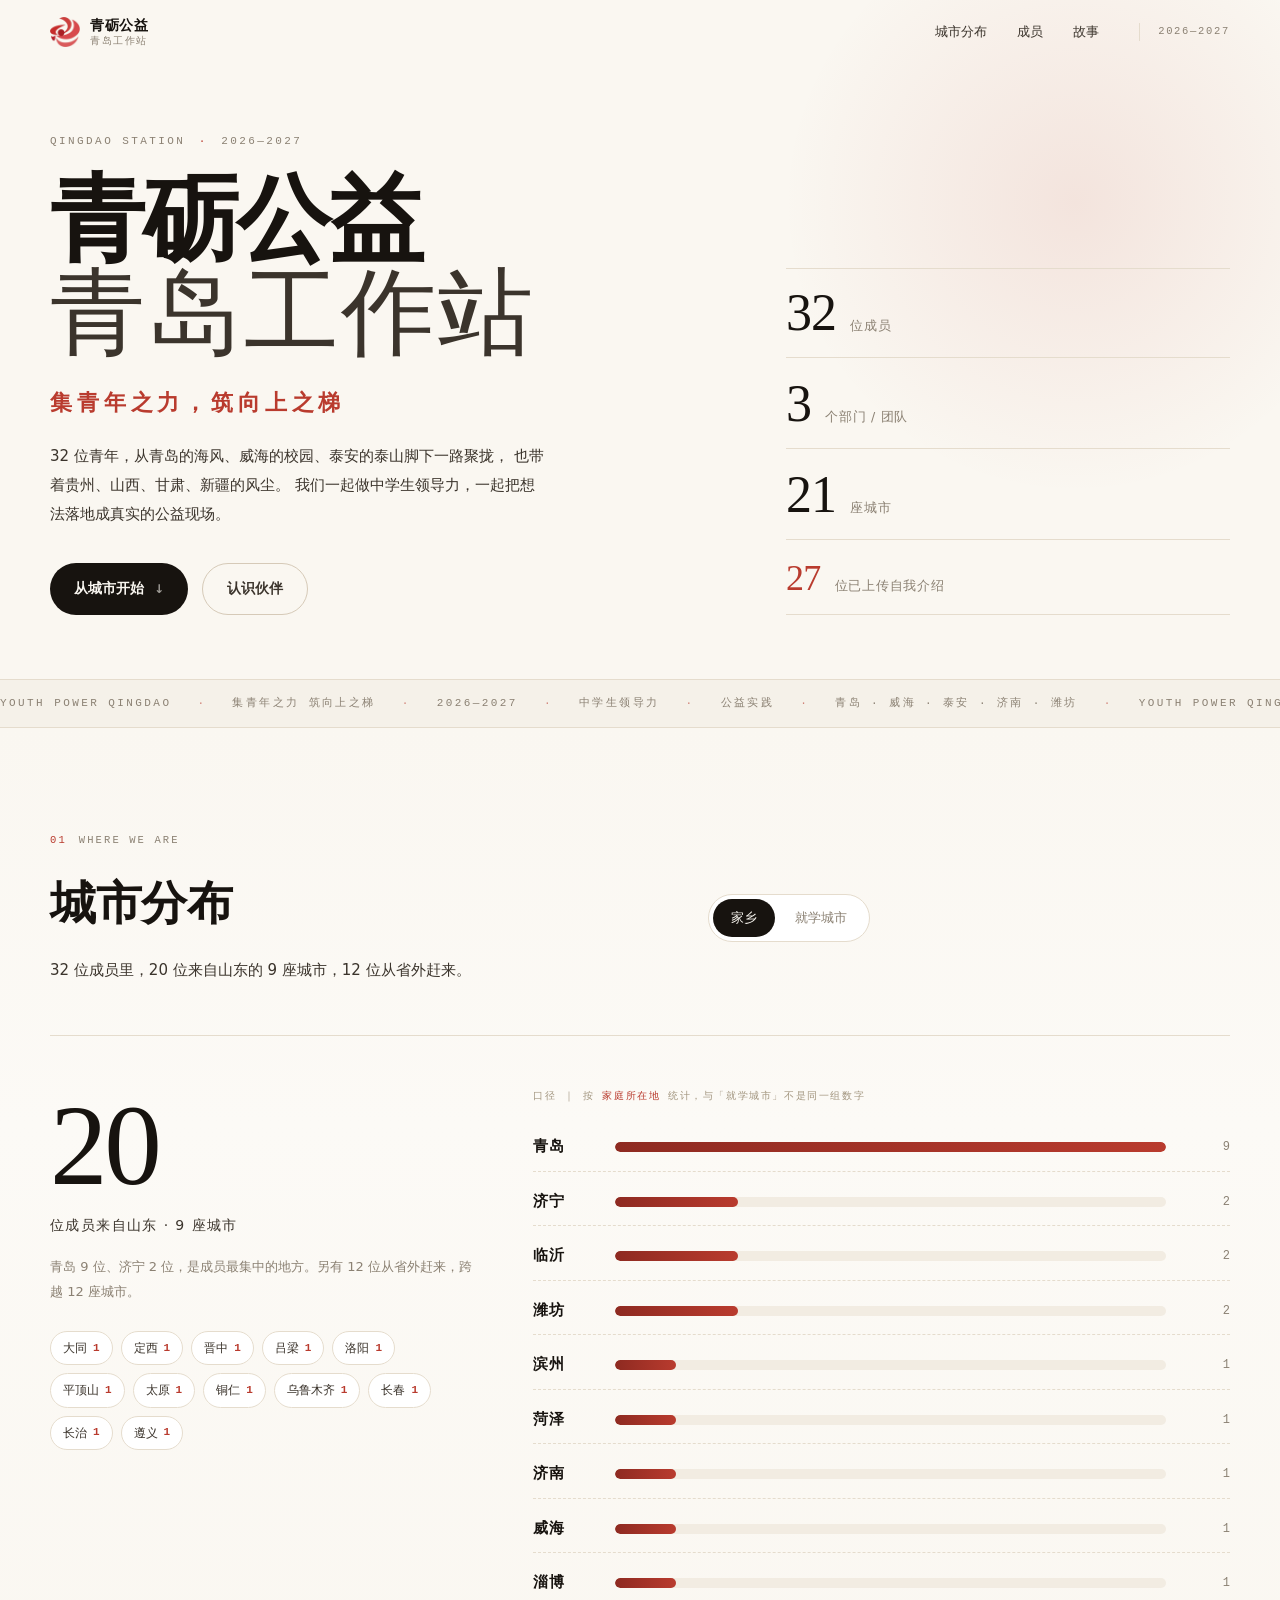
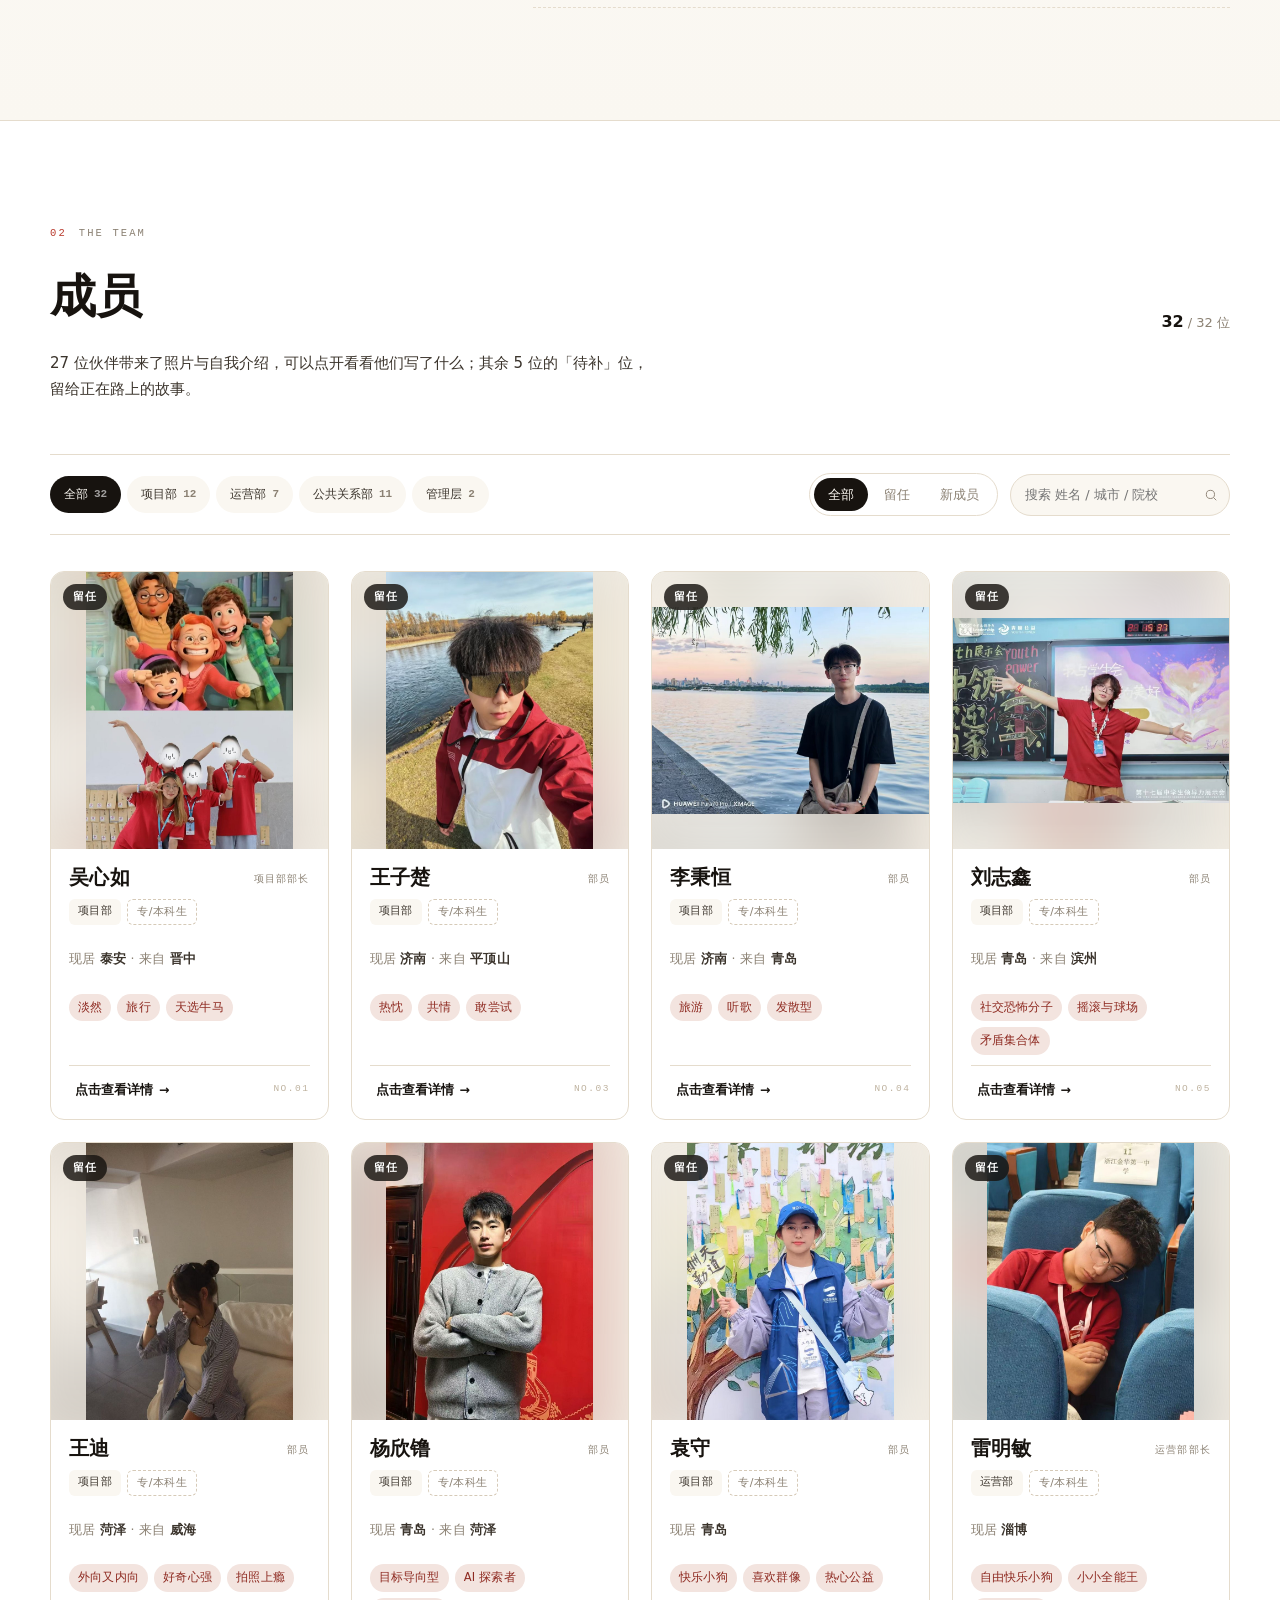
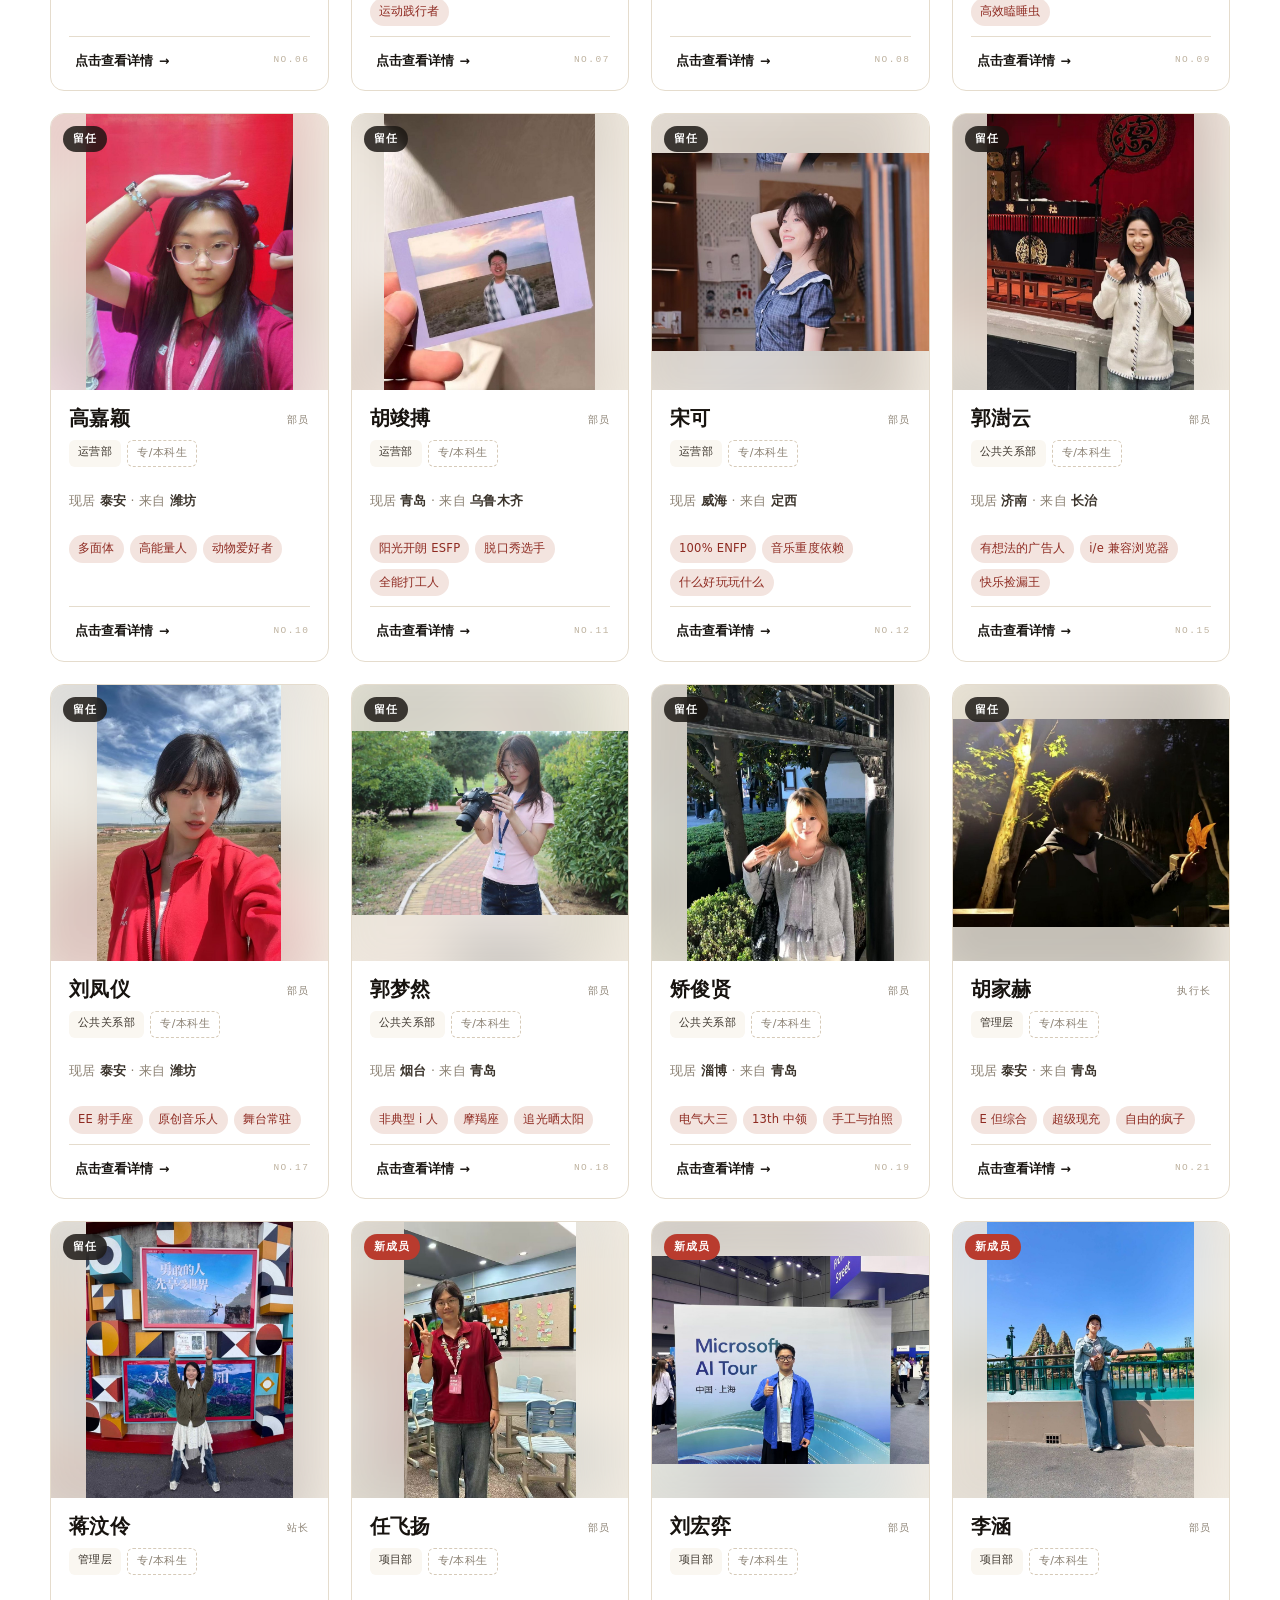
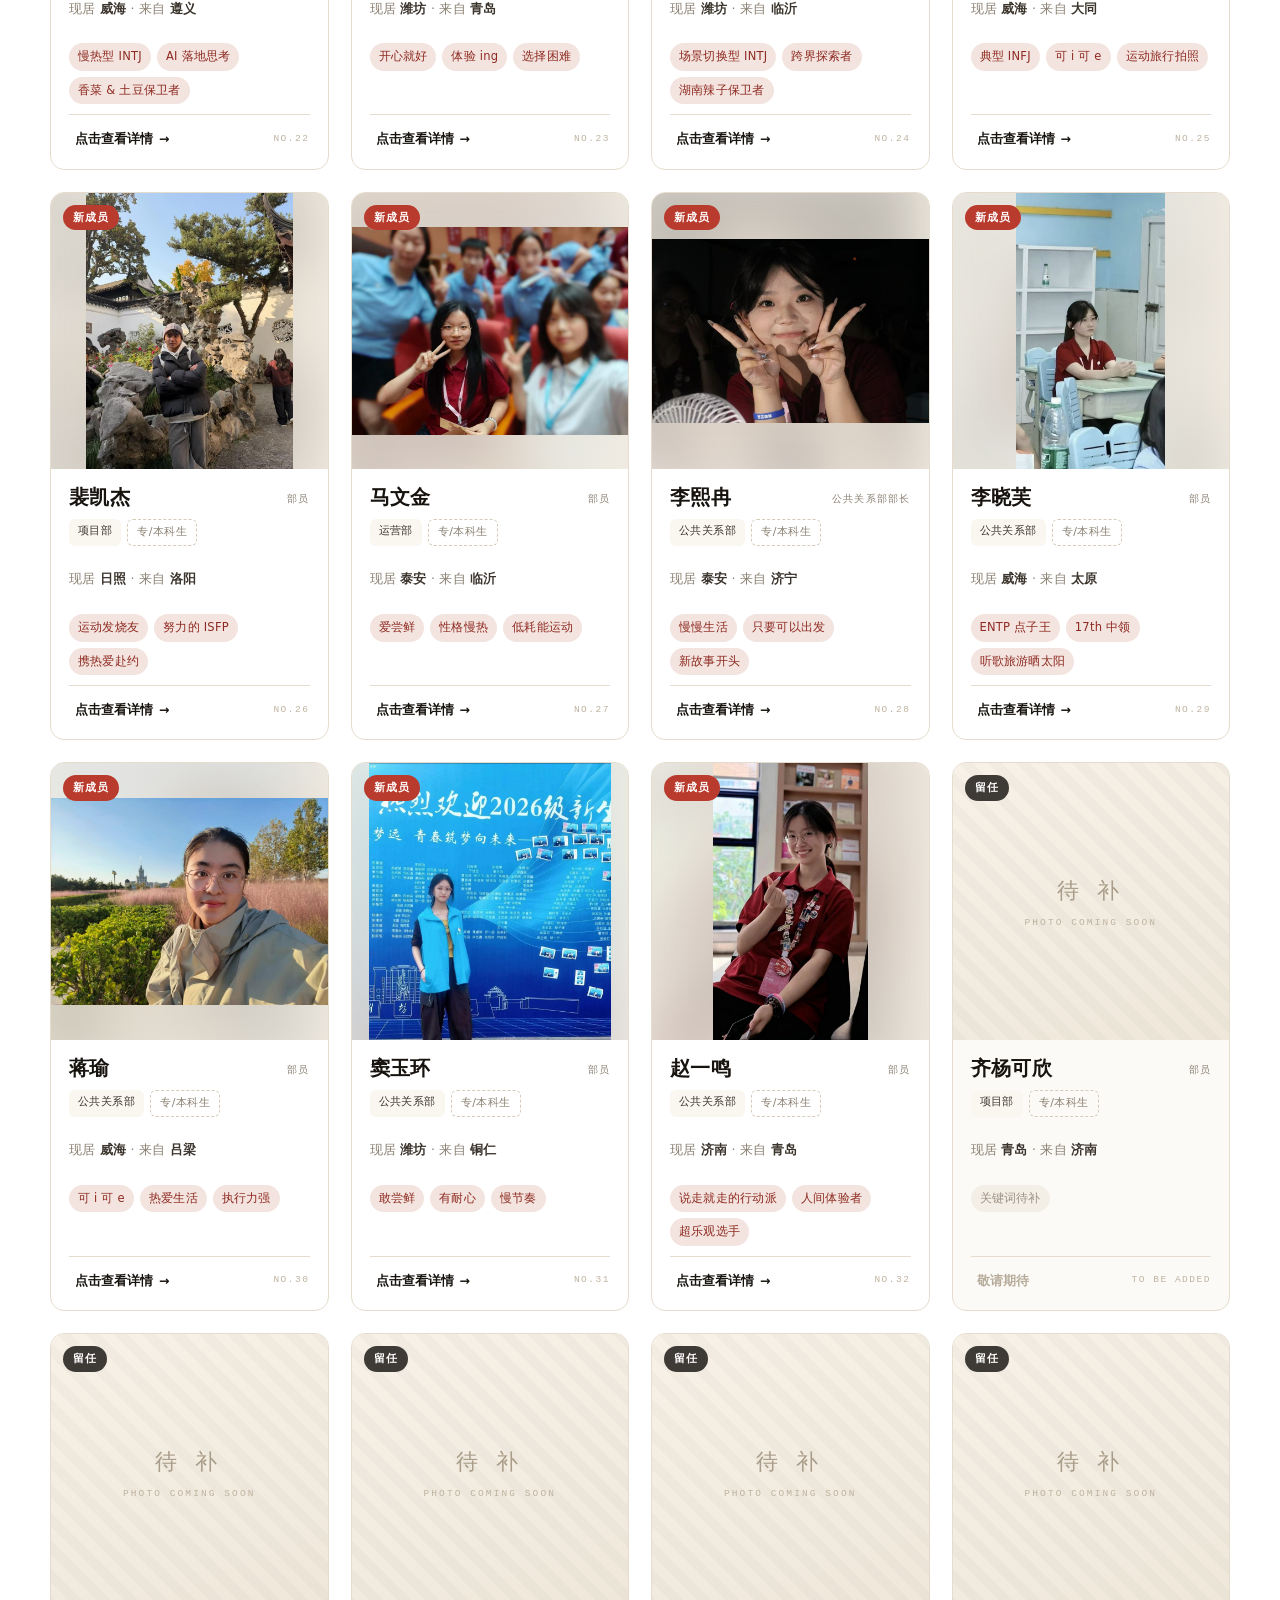
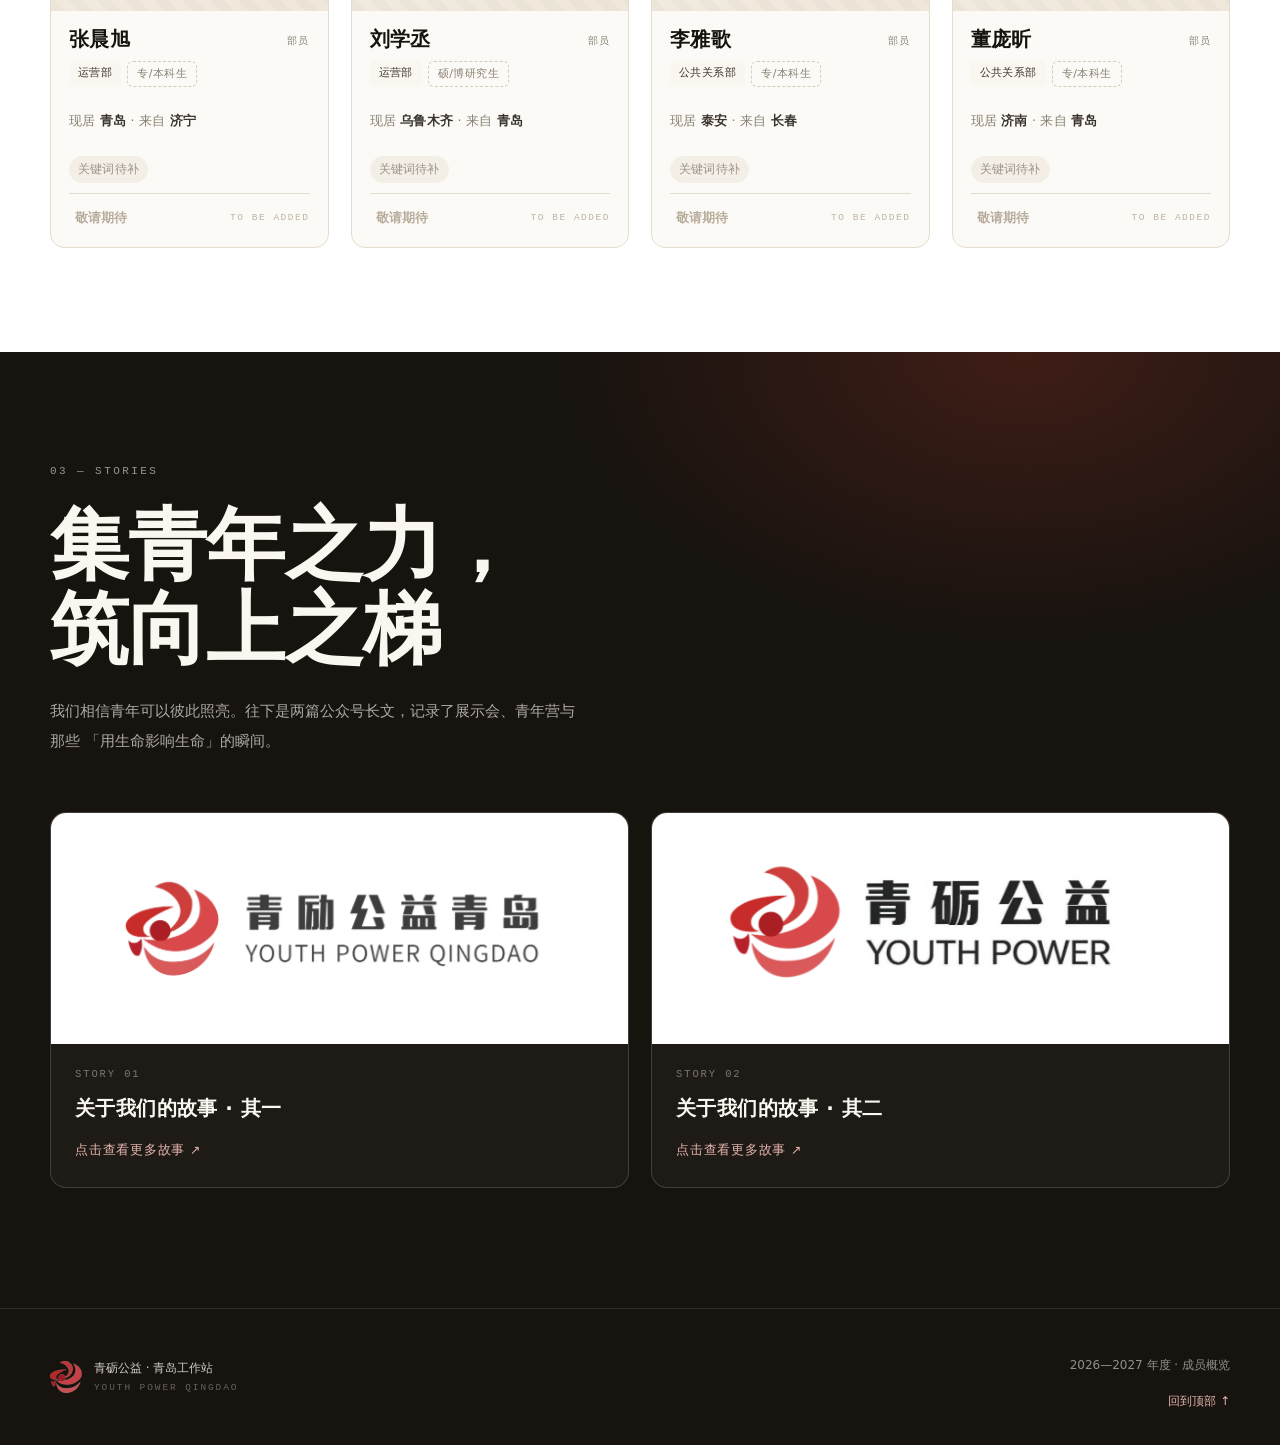
<file: index.html>
<!DOCTYPE html>
<html lang="zh-CN">
<head>
<meta charset="UTF-8" />
<meta name="viewport" content="width=device-width, initial-scale=1.0" />
<title>2026—2027 青砺公益 · 青岛工作站概览</title>
<meta name="description" content="2026—2027 青砺公益青岛工作站成员概览：集青年之力，筑向上之梯。" />
<link rel="icon" type="image/png" sizes="32x32" href="assets/brand/favicon-32.png" />
<link rel="icon" type="image/png" sizes="192x192" href="assets/brand/icon-192.png" />
<link rel="apple-touch-icon" sizes="180x180" href="assets/brand/apple-touch-icon.png" />
<link rel="stylesheet" href="styles.css" />
</head>
<body>

<header class="nav" id="nav">
  <div class="nav-inner">
    <a class="brand" href="#top">
      <img src="assets/brand/logo-mark.png" alt="" />
      <span>青砺公益<em>青岛工作站</em></span>
    </a>
    <nav class="nav-links">
      <a href="#cities">城市分布</a>
      <a href="#members">成员</a>
      <a href="#stories">故事</a>
    </nav>
    <div class="nav-meta">2026—2027</div>
  </div>
</header>

<main id="top">

  <!-- ===================== HERO ===================== -->
  <section class="hero">
    <div class="hero-bg" aria-hidden="true">
      <span class="glow"></span>
      <span class="grid-lines"></span>
    </div>

    <div class="wrap hero-grid">
      <div class="hero-copy reveal">
        <p class="kicker">QINGDAO STATION <span class="dot">·</span> 2026—2027</p>
        <h1>青砺公益<br /><span class="thin">青岛工作站</span></h1>
        <p class="lede">集青年之力，筑向上之梯</p>
        <p class="desc">
          <span id="heroTotal">35</span> 位青年，从青岛的海风、威海的校园、泰安的泰山脚下一路聚拢，
          也带着贵州、山西、甘肃、新疆的风尘。
          我们一起做中学生领导力，一起把想法落地成真实的公益现场。
        </p>
        <div class="hero-cta">
          <a class="btn solid" href="#cities">从城市开始 <span>↓</span></a>
          <a class="btn line" href="#members">认识伙伴</a>
        </div>
      </div>

      <aside class="hero-side reveal" aria-label="关键数字">
        <div class="stat">
          <b class="num" data-count="35">0</b>
          <span class="stat-label">位成员</span>
        </div>
        <div class="stat">
          <b class="num" data-count="5">0</b>
          <span class="stat-label">个部门 / 团队</span>
        </div>
        <div class="stat">
          <b class="num" data-count="18">0</b>
          <span class="stat-label">座城市</span>
        </div>
        <div class="stat small">
          <b class="num" data-count="17">0</b>
          <span class="stat-label">位已上传自我介绍</span>
        </div>
      </aside>
    </div>

    <div class="marquee" aria-hidden="true">
      <div class="marquee-track">
        <span>YOUTH POWER QINGDAO</span><i>·</i><span>集青年之力 筑向上之梯</span><i>·</i><span>2026—2027</span><i>·</i>
        <span>中学生领导力</span><i>·</i><span>公益实践</span><i>·</i><span>青岛 · 威海 · 泰安 · 济南 · 潍坊</span><i>·</i>
        <span>YOUTH POWER QINGDAO</span><i>·</i><span>集青年之力 筑向上之梯</span><i>·</i><span>2026—2027</span><i>·</i>
        <span>中学生领导力</span><i>·</i><span>公益实践</span><i>·</i><span>青岛 · 威海 · 泰安 · 济南 · 潍坊</span><i>·</i>
      </div>
    </div>
  </section>

  <!-- ===================== CITIES ===================== -->
  <section class="section cities" id="cities">
    <div class="wrap">
      <header class="sec-head reveal">
        <div class="sec-index"><span>01</span> WHERE WE ARE</div>
        <div class="sec-title-row">
          <h2>城市分布</h2>
          <div class="seg" role="tablist" aria-label="切换统计口径">
            <button class="seg-btn is-on" data-mode="home" role="tab" aria-selected="true">家乡</button>
            <button class="seg-btn" data-mode="univ" role="tab" aria-selected="false">就学城市</button>
          </div>
        </div>
        <p class="sec-sub" id="citySub">
          35 位成员里，17 位来自山东的 7 座城市，11 位从省外赶来，7 位还在填写中。
        </p>
      </header>

      <div class="city-board">
        <div class="city-side reveal">
          <p class="city-big"><b class="num" id="cityMain">0</b></p>
          <p class="city-big-label" id="cityMainLabel">位成员来自山东</p>
          <p class="city-note" id="cityNote"></p>
          <div class="chips outside" id="outsideChips"></div>

          <div class="schools" id="schoolList" hidden>
            <p class="schools-head"><span>院校分布</span><em id="schoolCount"></em></p>
            <ul class="school-rows" id="schoolRows"></ul>
          </div>
        </div>

        <div class="city-visual reveal">
          <p class="metric-note" id="metricNote"></p>
          <div class="bars" id="cityBars"><!-- js --></div>

          <div class="map-wrap" id="cityMap" hidden>
            <div class="map-canvas" id="mapCanvas"></div>
            <div class="map-panel" id="mapPanel"></div>
          </div>
        </div>
      </div>
    </div>
  </section>

  <!-- ===================== MEMBERS ===================== -->
  <section class="section members" id="members">
    <div class="wrap">
      <header class="sec-head reveal">
        <div class="sec-index"><span>02</span> THE TEAM</div>
        <div class="sec-title-row">
          <h2>成员</h2>
          <p class="result-line"><b id="shown">35</b> / <span id="totalCount">35</span> 位</p>
        </div>
        <p class="sec-sub">
          17 位伙伴带来了照片与自我介绍，可以点开看看他们写了什么；其余的「待补」位，留给正在路上的故事。
        </p>
      </header>

      <div class="filters reveal">
        <div class="chips dept-chips" id="deptFilter"></div>
        <div class="filters-right">
          <div class="seg small" id="typeFilter">
            <button class="seg-btn is-on" data-type="all">全部</button>
            <button class="seg-btn" data-type="留任">留任</button>
            <button class="seg-btn" data-type="新成员">新成员</button>
          </div>
          <label class="search">
            <input id="search" type="search" placeholder="搜索 姓名 / 城市 / 院校" />
            <svg viewBox="0 0 24 24" aria-hidden="true"><circle cx="11" cy="11" r="7"></circle><path d="M16.5 16.5 21 21"></path></svg>
          </label>
        </div>
      </div>

      <div class="grid" id="grid"><!-- js --></div>

      <p class="empty" id="empty" hidden>没有找到匹配的伙伴，换个关键词试试。</p>
    </div>
  </section>

  <!-- ===================== STORIES ===================== -->
  <section class="stories" id="stories">
    <div class="wrap">
      <p class="kicker light reveal">03 — STORIES</p>
      <h2 class="big-line reveal">集青年之力，<br />筑向上之梯</h2>
      <p class="story-sub reveal">
        我们相信青年可以彼此照亮。往下是两篇公众号长文，记录了展示会、青年营与那些
        「用生命影响生命」的瞬间。
      </p>

      <div class="story-cards">
        <a class="story-card reveal" target="_blank" rel="noopener"
           href="https://mp.weixin.qq.com/s/TfdzJIWHSEJF2Qt05-8ong">
          <div class="story-media">
            <img src="assets/brand/logo-qingdao.png" alt="青砺公益青岛" />
          </div>
          <div class="story-body">
            <span class="mono">STORY 01</span>
            <h3>关于我们的故事 · 其一</h3>
            <span class="more">点击查看更多故事 ↗</span>
          </div>
        </a>

        <a class="story-card reveal" target="_blank" rel="noopener"
           href="https://mp.weixin.qq.com/s/_dF7DsYC6Lr5Fm3u5vO1wA">
          <div class="story-media">
            <img src="assets/brand/logo-youth.png" alt="青砺公益" />
          </div>
          <div class="story-body">
            <span class="mono">STORY 02</span>
            <h3>关于我们的故事 · 其二</h3>
            <span class="more">点击查看更多故事 ↗</span>
          </div>
        </a>
      </div>
    </div>
  </section>

</main>

<footer class="foot">
  <div class="wrap foot-inner">
    <div class="foot-left">
      <img src="assets/brand/logo-mark.png" alt="" />
      <p>青砺公益 · 青岛工作站<br /><span>YOUTH POWER QINGDAO</span></p>
    </div>
    <div class="foot-right">
      <p>2026—2027 年度 · 成员概览</p>
      <a href="#top">回到顶部 ↑</a>
    </div>
  </div>
</footer>

<!-- ===================== MODAL ===================== -->
<div class="modal" id="modal" hidden>
  <div class="modal-backdrop" data-close></div>
  <div class="modal-card" role="dialog" aria-modal="true" aria-labelledby="modalName">
    <button class="modal-close" id="modalClose" aria-label="关闭">✕</button>
    <div class="modal-photo" id="modalPhoto"></div>
    <div class="modal-body">
      <div class="modal-tags" id="modalTags"></div>
      <h3 id="modalName">—</h3>
      <p class="modal-meta" id="modalMeta"></p>
      <div class="modal-keywords" id="modalKeywords"></div>
      <div class="modal-intro" id="modalIntro"></div>
    </div>
  </div>
</div>

<script src="map-data.js"></script>
<script src="data.js"></script>
<script src="app.js"></script>
</body>
</html>
</file>
<file: styles.css>
/* ============================================================
   青砺公益 · 青岛工作站 2026—2027
   ============================================================ */
:root{
  --ink:#17130F;
  --ink-2:#3B342C;
  --muted:#8B8173;
  --paper:#FAF7F1;
  --paper-2:#F2ECE2;
  --white:#fff;
  --line:#E5DCCD;
  --line-2:#D6CAB8;
  --red:#B93B2E;
  --red-2:#8E2A21;
  --red-soft:#F3E4DF;
  --sans:"PingFang SC","Microsoft YaHei","Hiragino Sans GB",system-ui,-apple-system,"Segoe UI",sans-serif;
  --serif:"Songti SC","Noto Serif SC","Source Han Serif SC",Georgia,serif;
  --mono:ui-monospace,SFMono-Regular,Menlo,Consolas,"Courier New",monospace;
  --wrap:1180px;
  --ease:cubic-bezier(.22,.61,.36,1);
}

*{box-sizing:border-box}
html{scroll-behavior:smooth}
section[id],main[id]{scroll-margin-top:76px}
body{
  margin:0;background:var(--paper);color:var(--ink);
  font-family:var(--sans);font-size:15px;line-height:1.7;
  -webkit-font-smoothing:antialiased;text-rendering:optimizeLegibility;
}
img{max-width:100%;display:block}
a{color:inherit;text-decoration:none}
button{font:inherit;color:inherit;background:none;border:0;cursor:pointer}
::selection{background:var(--red);color:#fff}

.wrap{width:min(var(--wrap),calc(100% - 48px));margin:0 auto}

/* ---------- 基础文字 ---------- */
.kicker{
  font-family:var(--mono);font-size:11px;letter-spacing:.22em;
  text-transform:uppercase;color:var(--muted);margin:0 0 22px;
}
.kicker.light{color:rgba(255,255,255,.55)}
.kicker .dot{color:var(--red);margin:0 .4em}
.mono{font-family:var(--mono);font-size:10.5px;letter-spacing:.18em;color:var(--muted)}

/* ---------- 导航 ---------- */
.nav{
  position:fixed;inset:0 0 auto 0;z-index:60;
  border-bottom:1px solid transparent;
  transition:background .35s var(--ease),border-color .35s,backdrop-filter .35s;
}
.nav.is-stuck{
  background:rgba(250,247,241,.86);
  backdrop-filter:saturate(1.2) blur(14px);
  border-bottom-color:var(--line);
}
.nav-inner{
  width:min(var(--wrap),calc(100% - 48px));margin:0 auto;
  height:64px;display:flex;align-items:center;gap:28px;
}
.brand{display:flex;align-items:center;gap:10px}
.brand img{width:30px;height:30px;object-fit:contain}
.brand span{font-size:14px;font-weight:700;letter-spacing:.04em;line-height:1.1}
.brand em{
  display:block;font-style:normal;font-size:10px;font-weight:400;
  letter-spacing:.16em;color:var(--muted);margin-top:2px;
}
.nav-links{margin-left:auto;display:flex;gap:6px}
.nav-links a{
  padding:7px 12px;border-radius:999px;font-size:13px;color:var(--ink-2);
  transition:background .25s,color .25s;
}
.nav-links a:hover{background:var(--paper-2);color:var(--red)}
.nav-meta{
  font-family:var(--mono);font-size:10.5px;letter-spacing:.16em;color:var(--muted);
  padding-left:18px;border-left:1px solid var(--line);
}

/* ---------- HERO ---------- */
.hero{position:relative;padding:132px 0 0;overflow:hidden}
.hero-bg{position:absolute;inset:0;pointer-events:none}
.hero-bg .glow{
  position:absolute;right:-10%;top:-18%;width:52vw;height:52vw;border-radius:50%;
  background:radial-gradient(circle at 50% 50%,rgba(185,59,46,.10),rgba(185,59,46,0) 62%);
}
.hero-bg .grid-lines{display:none}
.hero-grid{
  position:relative;display:grid;grid-template-columns:minmax(0,1.55fr) minmax(0,1fr);
  gap:48px;align-items:end;padding-bottom:64px;
}
.hero h1{
  margin:0;font-size:clamp(46px,7.4vw,104px);line-height:.98;font-weight:800;
  letter-spacing:-.02em;
}
.hero h1 .thin{
  font-weight:300;letter-spacing:.02em;color:var(--ink-2);
}
.lede{
  margin:26px 0 0;font-size:clamp(17px,2vw,22px);letter-spacing:.22em;
  color:var(--red);font-weight:600;
}
.desc{max-width:52ch;margin:20px 0 0;color:var(--ink-2);font-size:15px;line-height:1.95}
.hero-cta{display:flex;gap:14px;margin-top:34px;flex-wrap:wrap}
.btn{
  display:inline-flex;align-items:center;gap:10px;padding:13px 24px;border-radius:999px;
  font-size:14px;font-weight:600;transition:transform .3s var(--ease),background .3s,color .3s,border-color .3s;
}
.btn span{font-size:12px;opacity:.6}
.btn.solid{background:var(--ink);color:var(--paper)}
.btn.solid:hover{background:var(--red);transform:translateY(-2px)}
.btn.line{border:1px solid var(--line-2);color:var(--ink-2)}
.btn.line:hover{border-color:var(--ink);transform:translateY(-2px)}

.hero-side{
  display:grid;gap:2px;border-top:1px solid var(--line);
}
.stat{
  display:flex;align-items:baseline;gap:14px;
  padding:18px 0;border-bottom:1px solid var(--line);
}
.stat .num{
  font-family:var(--serif);font-size:52px;line-height:1;font-weight:400;
  letter-spacing:-.02em;font-variant-numeric:tabular-nums;
}

.stat-label{font-size:12.5px;color:var(--muted);letter-spacing:.06em}
.stat.small .num{font-size:36px;color:var(--red)}

/* marquee */
.marquee{
  border-top:1px solid var(--line);border-bottom:1px solid var(--line);
  overflow:hidden;padding:14px 0;background:rgba(242,236,226,.5);
}
.marquee-track{
  display:flex;gap:26px;align-items:center;white-space:nowrap;width:max-content;
  font-family:var(--mono);font-size:11px;letter-spacing:.22em;color:var(--muted);
  animation:slide 46s linear infinite;
}
.marquee-track i{color:var(--red);font-style:normal;opacity:.6}
@keyframes slide{to{transform:translateX(-50%)}}

/* ---------- 区块通用 ---------- */
.section{padding:104px 0}
.sec-head{max-width:820px;margin-bottom:52px}
.sec-index{
  display:flex;align-items:center;gap:12px;font-family:var(--mono);
  font-size:10.5px;letter-spacing:.2em;color:var(--muted);margin-bottom:14px;
}
.sec-index span{color:var(--red)}
.sec-title-row{display:flex;align-items:flex-end;justify-content:space-between;gap:24px;flex-wrap:wrap}
.sec-title-row h2{margin:0;font-size:clamp(30px,4vw,46px);font-weight:800;letter-spacing:-.01em}
.sec-sub{margin:16px 0 0;color:var(--ink-2);max-width:64ch}

/* ---------- 分段控件 ---------- */
.seg{
  display:inline-flex;padding:4px;border:1px solid var(--line);border-radius:999px;
  background:var(--white);gap:2px;
}
.seg-btn{
  padding:8px 18px;border-radius:999px;font-size:13px;color:var(--muted);
  transition:background .28s,color .28s;white-space:nowrap;
}
.seg-btn:hover{color:var(--ink)}
.seg-btn.is-on{background:var(--ink);color:var(--paper)}
.seg.small .seg-btn{padding:6px 14px;font-size:12.5px}

/* ---------- 城市 ---------- */
.cities{background:linear-gradient(to bottom,var(--paper) 0%,#FCFAF6 40%,var(--paper) 100%)}
.city-board{
  display:grid;grid-template-columns:minmax(0,.85fr) minmax(0,1.4fr);gap:60px;
  padding:52px 0 8px;border-top:1px solid var(--line);
}
.city-side{align-self:start;position:sticky;top:96px}
.city-big{margin:0;line-height:1}
.city-big b{
  font-family:var(--serif);font-size:clamp(76px,9vw,132px);font-weight:400;
  letter-spacing:-.03em;font-variant-numeric:tabular-nums;
}
.city-big-label{margin:10px 0 0;font-size:14px;letter-spacing:.1em;color:var(--ink-2)}
.city-note{margin:18px 0 0;color:var(--muted);font-size:13px;line-height:1.9}
.chips{display:flex;flex-wrap:wrap;gap:8px}
.chips.outside{margin-top:26px}
.chip{
  display:inline-flex;align-items:center;gap:6px;padding:6px 12px;border-radius:999px;
  border:1px solid var(--line);background:var(--white);font-size:12px;color:var(--ink-2);
  transition:border-color .25s,color .25s,transform .25s;
}
.chip b{font-family:var(--mono);font-size:11px;color:var(--red)}
.chip:hover{border-color:var(--line-2);transform:translateY(-1px)}
.chip.is-on{background:var(--ink);color:var(--paper);border-color:var(--ink)}
.chip.is-on b{color:#F3C9C1}

.bars{display:flex;flex-direction:column;gap:6px}
.bar-row{
  display:grid;grid-template-columns:64px minmax(0,1fr) 46px;align-items:center;gap:18px;
  padding:11px 0;border-bottom:1px dashed var(--line);
}
.bar-city{font-size:15px;font-weight:600;letter-spacing:.04em}
.bar-track{height:10px;border-radius:999px;background:var(--paper-2);overflow:hidden}
.bar-fill{
  display:block;height:100%;width:0;border-radius:999px;
  background:linear-gradient(90deg,var(--red-2),var(--red));
  transition:width 1.1s var(--ease);
}
.bar-fill.cold{background:linear-gradient(90deg,#9A8F80,#B7AC9B)}
.bar-num{
  font-family:var(--mono);font-size:12px;color:var(--muted);text-align:right;
  font-variant-numeric:tabular-nums;
}

/* ---------- 成员 ---------- */
.members{background:var(--white);border-top:1px solid var(--line)}
.members .sec-head{max-width:none}
.result-line{margin:0;font-size:13px;color:var(--muted);font-variant-numeric:tabular-nums}
.result-line b{color:var(--ink);font-size:16px}

.filters{
  display:flex;align-items:center;gap:18px;justify-content:space-between;
  flex-wrap:wrap;padding:18px 0;border-top:1px solid var(--line);border-bottom:1px solid var(--line);
  margin-bottom:36px;position:sticky;top:64px;background:var(--white);z-index:30;
}
.dept-chips{gap:6px}
.dept-chips .chip{border-color:transparent;background:var(--paper);padding:7px 13px}
.dept-chips .chip b{color:var(--muted)}
.dept-chips .chip.is-on{background:var(--ink);color:var(--paper)}
.dept-chips .chip.is-on b{color:rgba(255,255,255,.6)}
.filters-right{display:flex;align-items:center;gap:12px;flex-wrap:wrap}
.search{position:relative;display:flex;align-items:center}
.search input{
  width:220px;padding:9px 34px 9px 14px;border-radius:999px;border:1px solid var(--line);
  background:var(--paper);font:inherit;font-size:13px;color:var(--ink);outline:none;
  transition:border-color .25s,background .25s,width .25s;
}
.search input:focus{border-color:var(--ink);background:var(--white);width:260px}
.search svg{
  position:absolute;right:12px;width:14px;height:14px;fill:none;stroke:var(--muted);
  stroke-width:1.6;pointer-events:none;
}

.grid{
  display:grid;grid-template-columns:repeat(auto-fill,minmax(258px,1fr));gap:22px;
}
.card{
  position:relative;display:flex;flex-direction:column;
  border:1px solid var(--line);border-radius:14px;background:var(--white);
  overflow:hidden;transition:transform .4s var(--ease),box-shadow .4s var(--ease),border-color .4s;
}
.card:hover{transform:translateY(-5px);box-shadow:0 22px 44px -28px rgba(23,19,15,.45);border-color:var(--line-2)}
.card.is-empty{background:#FCFAF7}

.photo{position:relative;aspect-ratio:1/1;background:var(--paper-2);overflow:hidden}
.photo .bg{
  position:absolute;inset:-8%;width:116%;height:116%;object-fit:cover;
  filter:blur(26px) saturate(.7) brightness(1.06);opacity:.2;transform:scale(1.05);
}
.photo .fg{
  position:relative;width:100%;height:100%;object-fit:contain;
}
.photo.empty .ph{
  position:absolute;inset:0;display:grid;place-content:center;gap:6px;text-align:center;
  background:
    repeating-linear-gradient(45deg,rgba(23,19,15,.025) 0 10px,transparent 10px 20px),
    linear-gradient(160deg,#F7F1E7,#EFE7DA);
}
.photo.empty .ph b{
  font-family:var(--serif);font-size:22px;font-weight:400;letter-spacing:.28em;color:#A99C88;
}
.photo.empty .ph span{font-family:var(--mono);font-size:9.5px;letter-spacing:.22em;color:#BFB3A0}

.badge{
  position:absolute;left:12px;top:12px;padding:4px 10px;border-radius:999px;
  font-size:10.5px;letter-spacing:.1em;font-weight:600;
  background:rgba(23,19,15,.82);color:#fff;backdrop-filter:blur(6px);
}
.badge.new{background:var(--red)}

.card-body{padding:16px 18px 18px;display:flex;flex-direction:column;gap:10px;flex:1}
.card-top{display:flex;align-items:flex-start;justify-content:space-between;gap:10px}
.card-name{margin:0;font-size:20px;font-weight:700;letter-spacing:.02em;line-height:1.2}
.card-role{
  font-family:var(--mono);font-size:10px;letter-spacing:.12em;color:var(--muted);
  padding-top:6px;white-space:nowrap;
}
.card-dept{display:flex;gap:6px;flex-wrap:wrap}
.tag{
  font-size:11px;padding:3px 9px;border-radius:6px;background:var(--paper);
  color:var(--ink-2);letter-spacing:.04em;
}
.tag.ghost{background:transparent;border:1px dashed var(--line-2);color:var(--muted)}
.card-place{font-size:12.5px;color:var(--muted);letter-spacing:.02em}
.card-place b{color:var(--ink-2);font-weight:600}
.card-keys{display:flex;flex-wrap:wrap;gap:6px;margin-top:2px}
.key{
  font-size:11.5px;padding:4px 9px;border-radius:999px;background:var(--red-soft);
  color:var(--red-2);letter-spacing:.02em;
}
.card-foot{margin-top:auto;padding-top:12px;border-top:1px solid var(--line);display:flex;
  align-items:center;justify-content:space-between;gap:8px}
.more-btn{
  font-size:12.5px;font-weight:600;color:var(--ink);display:inline-flex;align-items:center;gap:6px;
}
.more-btn i{font-style:normal;transition:transform .3s var(--ease)}
.card:hover .more-btn i{transform:translateX(4px)}
.more-btn[disabled]{color:#B7AC9B;cursor:not-allowed}
.card-flag{font-family:var(--mono);font-size:9.5px;letter-spacing:.16em;color:#BFB3A0}

.empty{text-align:center;color:var(--muted);padding:60px 0}

/* ---------- 故事 ---------- */
.stories{
  background:var(--ink);color:var(--paper);padding:110px 0 120px;position:relative;overflow:hidden;
}
.stories::before{
  content:"";position:absolute;inset:0;pointer-events:none;
  background:radial-gradient(60% 50% at 80% 0%,rgba(185,59,46,.25),transparent 60%);
}
.stories .wrap{position:relative}
.big-line{
  margin:6px 0 0;font-size:clamp(38px,6.2vw,86px);line-height:1.06;font-weight:800;
  letter-spacing:-.01em;
}
.story-sub{max-width:56ch;margin:26px 0 0;color:rgba(250,247,241,.66);line-height:1.95}
.story-cards{display:grid;grid-template-columns:repeat(2,minmax(0,1fr));gap:22px;margin-top:56px}
.story-card{
  display:flex;flex-direction:column;border:1px solid rgba(250,247,241,.16);
  border-radius:16px;overflow:hidden;background:rgba(250,247,241,.03);
  transition:transform .4s var(--ease),border-color .4s,background .4s;
}
.story-card:hover{transform:translateY(-6px);border-color:rgba(250,247,241,.4);background:rgba(250,247,241,.06)}
.story-media{
  position:relative;aspect-ratio:16/6.4;background:#fff;
}
.story-media img{position:absolute;left:24px;right:24px;top:18px;bottom:18px;width:calc(100% - 48px);height:calc(100% - 36px);object-fit:contain;mix-blend-mode:multiply}
.story-body{padding:22px 24px 26px;display:flex;flex-direction:column;gap:8px}
.story-body h3{margin:0;font-size:20px;font-weight:700;letter-spacing:.02em}
.story-body .mono{color:rgba(250,247,241,.42)}
.story-body .more{margin-top:6px;font-size:12.5px;color:#E4B4AC;letter-spacing:.06em}

/* ---------- 页脚 ---------- */
.foot{background:var(--ink);color:rgba(250,247,241,.55);border-top:1px solid rgba(250,247,241,.12)}
.foot-inner{
  display:flex;justify-content:space-between;align-items:center;gap:24px;
  padding:34px 0;font-size:12px;flex-wrap:wrap;
}
.foot-left{display:flex;align-items:center;gap:12px}
.foot-left img{width:32px;height:32px;object-fit:contain;opacity:.9}
.foot-left p{margin:0;line-height:1.5;color:rgba(250,247,241,.8)}
.foot-left span{font-family:var(--mono);font-size:9.5px;letter-spacing:.2em;color:rgba(250,247,241,.35)}
.foot-right{text-align:right;display:flex;flex-direction:column;gap:4px}
.foot-right a{color:#E4B4AC}

/* ---------- 弹窗 ---------- */
.modal{position:fixed;inset:0;z-index:100;display:grid;place-items:center;padding:24px}
.modal[hidden]{display:none}
.modal-backdrop{position:absolute;inset:0;background:rgba(23,19,15,.66);backdrop-filter:blur(6px)}
.modal-card{
  position:relative;width:min(1000px,100%);max-height:88vh;overflow:auto;
  display:grid;grid-template-columns:minmax(0,.85fr) minmax(0,1.15fr);
  background:var(--paper);border-radius:18px;box-shadow:0 40px 90px -40px rgba(0,0,0,.6);
  animation:pop .42s var(--ease);
}
@keyframes pop{from{opacity:0;transform:translateY(18px) scale(.98)}to{opacity:1;transform:none}}
.modal-close{
  position:absolute;right:14px;top:14px;z-index:3;width:36px;height:36px;border-radius:50%;
  background:rgba(23,19,15,.78);color:#fff;font-size:14px;display:grid;place-items:center;
  transition:background .25s,transform .25s;
}
.modal-close:hover{background:var(--red);transform:rotate(90deg)}
.modal-photo{
  position:relative;background:var(--paper-2);min-height:320px;overflow:hidden;
  display:grid;place-items:center;
}
.modal-photo .bg{
  position:absolute;inset:-10%;width:120%;height:120%;object-fit:cover;
  filter:blur(26px) saturate(.9) brightness(1.02);opacity:.5;
}
.modal-photo .fg{position:relative;width:100%;height:100%;max-height:88vh;object-fit:contain}
.modal-photo .ph{
  position:relative;text-align:center;color:#A99C88;
  font-family:var(--serif);font-size:20px;letter-spacing:.3em;
}
.modal-body{padding:38px 40px 42px}
.modal-tags{display:flex;gap:6px;margin-bottom:14px}
.modal-body h3{margin:0;font-size:30px;font-weight:800;letter-spacing:.01em}
.modal-meta{margin:12px 0 0;color:var(--muted);font-size:13px;line-height:1.9;
  display:flex;flex-wrap:wrap;gap:6px 8px;align-items:center}
.modal-meta span{white-space:nowrap}
.modal-meta i{font-style:normal;color:var(--line-2)}
.modal-keywords{display:flex;flex-wrap:wrap;gap:8px;margin:18px 0 22px}
.modal-intro{border-top:1px solid var(--line);padding-top:22px;display:flex;flex-direction:column;gap:14px}
.modal-intro p{margin:0;color:var(--ink-2);line-height:2.05;font-size:14.5px}
.modal-intro p.wait{color:var(--muted);font-style:italic}

/* ---------- 出场动画 ---------- */
.reveal{opacity:0;transform:translateY(22px);transition:opacity .8s var(--ease),transform .8s var(--ease)}
.reveal.in{opacity:1;transform:none}

/* ---------- 响应式 ---------- */
@media (max-width:980px){
  .hero{padding-top:108px}
  .hero-grid{grid-template-columns:1fr;gap:36px;align-items:start}
  .hero-side{grid-template-columns:repeat(2,1fr);gap:0 24px;border-top:1px solid var(--line)}
  .stat{padding:16px 0}
  .stat .num{font-size:40px}
  .city-board{grid-template-columns:1fr;gap:36px}
  .city-side{position:static}
  .story-cards{grid-template-columns:1fr}
  .modal-card{grid-template-columns:1fr;max-height:92vh}
  .modal-photo{min-height:260px;max-height:38vh}
  .modal-body{padding:28px 24px 32px}
}
@media (max-width:640px){
  .wrap{width:calc(100% - 32px)}
  .nav-links{display:none}
  .nav-meta{padding-left:12px}
  .section{padding:74px 0}
  .hero h1{font-size:clamp(38px,12vw,58px)}
  .lede{letter-spacing:.14em}
  .filters{position:static}
  .search input,.search input:focus{width:100%}
  .filters-right{width:100%}
  .search{flex:1}
  .grid{grid-template-columns:1fr}
  .bar-row{grid-template-columns:54px minmax(0,1fr) 40px;gap:12px}
}
@media (prefers-reduced-motion:reduce){
  *{animation-duration:.001ms !important;transition-duration:.001ms !important}
  html{scroll-behavior:auto}
  .reveal{opacity:1;transform:none}
}

/* ---------- 就学城市：地图 / 院校分布 ---------- */
.city-visual{position:relative;min-width:0}
.city-visual.is-map{min-height:420px}

.schools{margin-top:26px;border-top:1px solid var(--line);padding-top:18px}
.schools-head{display:flex;align-items:baseline;justify-content:space-between;margin:0 0 10px}
.schools-head span{font-size:13px;font-weight:700;letter-spacing:.04em}
.schools-head em{font-style:normal;font-family:var(--mono);font-size:10px;color:var(--muted)}
.school-rows{list-style:none;margin:0;padding:0;display:grid;
  grid-template-columns:1fr;gap:0 22px}
@media (min-width:1180px){.school-rows{grid-template-columns:1fr 1fr}}
.school-rows li{
  display:grid;grid-template-columns:minmax(0,1fr) auto;gap:10px;align-items:baseline;
  padding:5px 0;border-bottom:1px dashed var(--line);font-size:12.5px;color:var(--ink-2);
}
.school-rows li b{font-family:var(--mono);font-size:11px;color:var(--red)}
.school-rows li span{overflow:hidden;text-overflow:ellipsis;white-space:nowrap}

.map-wrap{position:relative}
.map-canvas svg{width:100%;height:auto;display:block;overflow:visible;max-height:560px}

.map-city{
  fill:#EDE5D6;stroke:#D7CBB8;stroke-width:1;
  transition:fill-opacity .35s var(--ease),stroke .3s,filter .3s;
}
.map-city.has{fill:var(--red);fill-opacity:calc(.14 + var(--t,0) * .62);cursor:pointer}
.map-city.has:hover,.map-city.is-hot{fill-opacity:.82;stroke:#8E2A21;stroke-width:1.6}
.map-city.is-dim{opacity:.55}

.map-label{
  font-size:11px;fill:#6E6457;letter-spacing:.06em;pointer-events:none;
  transition:fill .3s;
}
.map-label.is-hot{fill:#8E2A21;font-weight:700}

.map-pin{cursor:pointer;transition:transform .3s var(--ease)}
.map-pin circle{fill:var(--ink);stroke:#FAF7F1;stroke-width:2}
.map-pin text{fill:#FAF7F1;font-size:10.5px;font-weight:700;font-family:var(--mono)}
.map-pin:hover circle,.map-pin.is-hot circle{fill:var(--red)}

.map-canvas svg{opacity:0;transform:translateY(12px)}
.map-canvas.in svg{opacity:1;transform:none;transition:opacity .7s var(--ease),transform .7s var(--ease)}
.map-canvas.in .map-city{animation:mapIn .75s var(--ease) both;animation-delay:calc(var(--i,0)*20ms)}
.map-canvas.in .map-pin{animation:pinPop .45s var(--ease) both;animation-delay:calc(380ms + var(--i,0)*40ms)}
@keyframes mapIn{from{opacity:0}to{opacity:1}}
@keyframes pinPop{from{opacity:0}to{opacity:1}}



.map-panel{
  margin-top:14px;min-height:58px;padding:13px 16px;
  background:var(--paper-2);border:1px solid var(--line);border-radius:12px;
  transition:background .3s var(--ease),border-color .3s;
}
.map-panel.is-active{background:#FBF3F0;border-color:#EBD3CD}
.map-panel .ph{color:var(--muted);font-size:12px;line-height:1.8;letter-spacing:.02em}
.map-panel h5{margin:0 0 8px;font-size:14px;display:flex;align-items:baseline;gap:8px}
.map-panel h5 em{font-style:normal;font-family:var(--mono);font-size:10.5px;color:var(--red)}
.map-panel ul{list-style:none;margin:0;padding:0;display:flex;flex-wrap:wrap;gap:4px 22px}
.map-panel li{display:flex;gap:8px;font-size:12.5px;color:var(--ink-2);min-width:180px}
.map-panel li b{font-family:var(--mono);font-size:10.5px;color:var(--muted)}
.map-panel li.empty{color:var(--muted);font-style:italic}

.map-hint{
  margin:10px 0 0;font-family:var(--mono);font-size:9.5px;letter-spacing:.16em;
  color:#B3A794;text-align:right;
}
@media (max-width:980px){
  .city-visual.is-map{min-height:0}
}

.metric-note{
  margin:0 0 18px;font-family:var(--mono);font-size:10px;letter-spacing:.16em;
  color:#A2957F;
}
.metric-note b{color:var(--red);font-weight:400}
</file>
